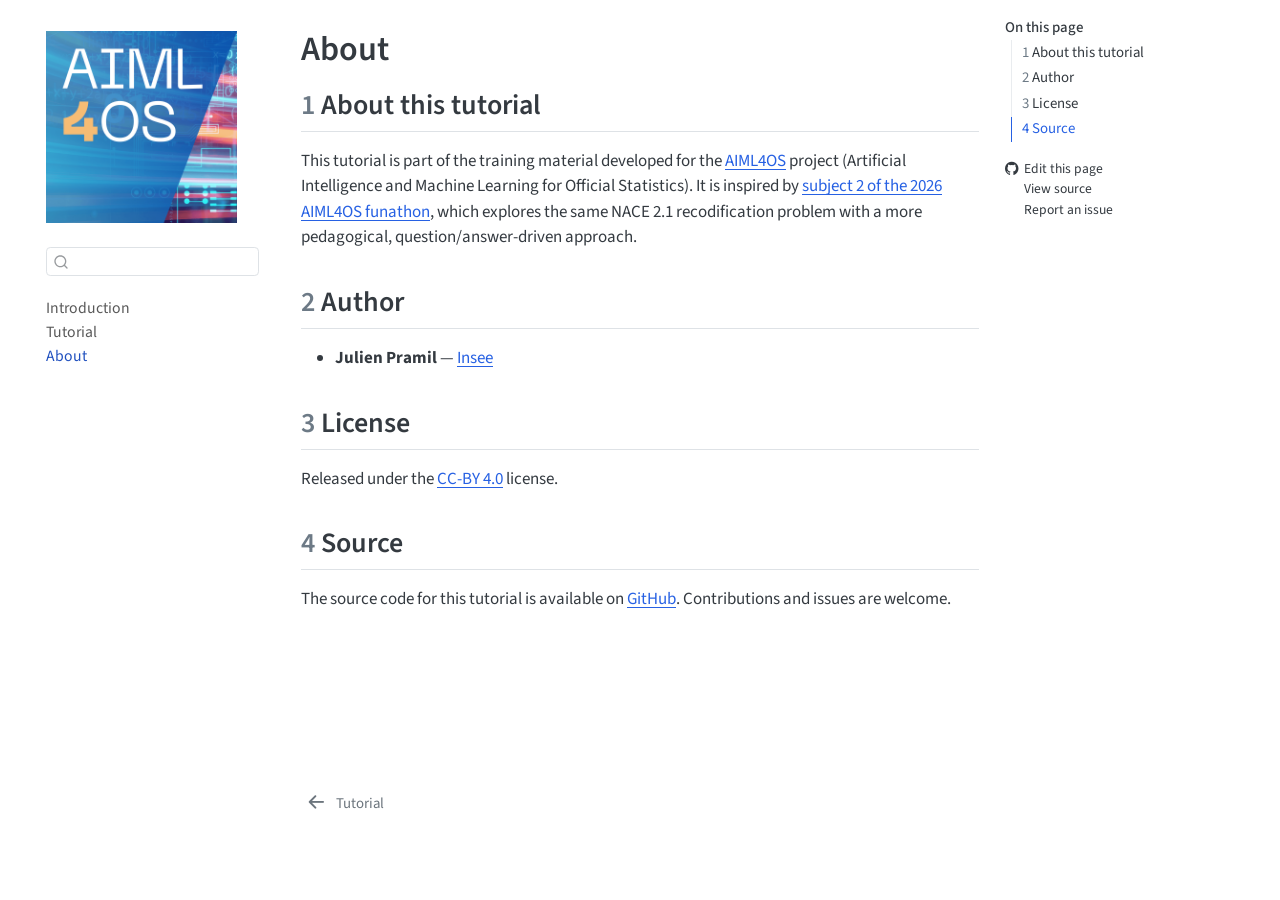
<file: about.html>
<!DOCTYPE html>
<html xmlns="http://www.w3.org/1999/xhtml" lang="en" xml:lang="en"><head>

<meta charset="utf-8">
<meta name="generator" content="quarto-1.10.18">

<meta name="viewport" content="width=device-width, initial-scale=1.0, user-scalable=yes">


<title>About – NACE recodification with RAG</title>
<style>
/* Default styles provided by pandoc.
** See https://pandoc.org/MANUAL.html#variables-for-html for config info.
*/
span.smallcaps{font-variant: small-caps;}
div.columns{display: flex; gap: 1.5em;}
div.column{flex: auto;}
@media screen {
div.columns{gap: min(4vw, 1.5em);}
div.column{overflow-x: auto;}
}
div.hanging-indent{margin-left: 1.5em; text-indent: -1.5em;}
ul.task-list{list-style: none;}
ul.task-list li input[type="checkbox"] {
  width: 0.8em;
  margin: 0 0.8em 0.2em -1em; /* quarto-specific, see https://github.com/quarto-dev/quarto-cli/issues/4556 */ 
  vertical-align: middle;
}
</style>


<script src="site_libs/quarto-nav/quarto-nav.js"></script>
<script src="site_libs/quarto-nav/headroom.min.js"></script>
<script src="site_libs/clipboard/clipboard.min.js"></script>
<script src="site_libs/quarto-search/autocomplete.umd.js"></script>
<script src="site_libs/quarto-search/fuse.min.js"></script>
<script src="site_libs/quarto-search/quarto-search.js"></script>
<meta name="quarto:offset" content="./">
<link href="./notebooks/nace-rag-tutorial.html" rel="prev">
<link href="./resources/profile/main3.png" rel="icon" type="image/png">
<script src="site_libs/quarto-html/quarto.js" type="module"></script>
<script src="site_libs/quarto-html/tabsets/tabsets.js" type="module"></script>
<script src="site_libs/quarto-html/popper.min.js"></script>
<script src="site_libs/quarto-html/tippy.umd.min.js"></script>
<script src="site_libs/quarto-html/anchor.min.js"></script>
<link href="site_libs/quarto-html/tippy.css" rel="stylesheet">
<link href="site_libs/quarto-html/quarto-syntax-highlighting-64a204ab8560d761af7679ceaba22944.css" rel="stylesheet" class="quarto-color-scheme" id="quarto-text-highlighting-styles">
<link href="site_libs/quarto-html/quarto-syntax-highlighting-dark-b85bc7c33db8c58e0ec93c3465666fed.css" rel="stylesheet" class="quarto-color-scheme quarto-color-alternate" id="quarto-text-highlighting-styles">
<link href="site_libs/quarto-html/quarto-syntax-highlighting-64a204ab8560d761af7679ceaba22944.css" rel="stylesheet" class="quarto-color-scheme-extra" id="quarto-text-highlighting-styles">
<script src="site_libs/bootstrap/bootstrap.min.js"></script>
<link href="site_libs/bootstrap/bootstrap-icons.css" rel="stylesheet">
<link href="site_libs/bootstrap/bootstrap-76ae0b28d3030392c2d37b96cb1de7dd.min.css" rel="stylesheet" append-hash="true" class="quarto-color-scheme" id="quarto-bootstrap" data-mode="light">
<link href="site_libs/bootstrap/bootstrap-dark-76ae0b28d3030392c2d37b96cb1de7dd.min.css" rel="stylesheet" append-hash="true" class="quarto-color-scheme quarto-color-alternate" id="quarto-bootstrap" data-mode="light">
<link href="site_libs/bootstrap/bootstrap-76ae0b28d3030392c2d37b96cb1de7dd.min.css" rel="stylesheet" append-hash="true" class="quarto-color-scheme-extra" id="quarto-bootstrap" data-mode="light">
<script id="quarto-search-options" type="application/json">{
  "location": "sidebar",
  "copy-button": false,
  "collapse-after": 3,
  "panel-placement": "start",
  "type": "textbox",
  "limit": 50,
  "keyboard-shortcut": [
    "f",
    "/",
    "s"
  ],
  "show-item-context": false,
  "language": {
    "search-no-results-text": "No results",
    "search-matching-documents-text": "matching documents",
    "search-copy-link-title": "Copy link to search",
    "search-hide-matches-text": "Hide additional matches",
    "search-more-match-text": "more match in this document",
    "search-more-matches-text": "more matches in this document",
    "search-clear-button-title": "Clear",
    "search-text-placeholder": "",
    "search-detached-cancel-button-title": "Cancel",
    "search-submit-button-title": "Submit",
    "search-label": "Search"
  }
}</script>


<link rel="stylesheet" href="styles.css">
</head>

<body class="nav-sidebar floating quarto-light">

<div id="quarto-search-results"></div>
  <header id="quarto-header" class="headroom fixed-top">
  <nav class="quarto-secondary-nav">
    <div class="container-fluid d-flex">
      <button type="button" class="quarto-btn-toggle btn" data-bs-toggle="collapse" role="button" data-bs-target=".quarto-sidebar-collapse-item" aria-controls="quarto-sidebar" aria-expanded="false" aria-label="Toggle sidebar navigation" onclick="if (window.quartoToggleHeadroom) { window.quartoToggleHeadroom(); }">
        <i class="bi bi-layout-text-sidebar-reverse"></i>
      </button>
        <nav class="quarto-page-breadcrumbs" aria-label="breadcrumb"><ol class="breadcrumb"><li class="breadcrumb-item"><a href="./about.html">About</a></li></ol></nav>
        <a class="flex-grow-1" role="navigation" data-bs-toggle="collapse" data-bs-target=".quarto-sidebar-collapse-item" aria-controls="quarto-sidebar" aria-expanded="false" aria-label="Toggle sidebar navigation" onclick="if (window.quartoToggleHeadroom) { window.quartoToggleHeadroom(); }">      
        </a>
      <button type="button" class="btn quarto-search-button" aria-label="Search" onclick="window.quartoOpenSearch();">
        <i class="bi bi-search"></i>
      </button>
    </div>
  </nav>
</header>
<!-- content -->
<div id="quarto-content" class="quarto-container page-columns page-rows-contents page-layout-article">
<!-- sidebar -->
  <nav id="quarto-sidebar" class="sidebar collapse collapse-horizontal quarto-sidebar-collapse-item sidebar-navigation floating overflow-auto">
    <div class="pt-lg-2 mt-2 text-left sidebar-header">
      <a href="./index.html" class="sidebar-logo-link">
      <img src="./resources/profile/main3.png" alt="" class="sidebar-logo light-content py-0 d-lg-inline d-none">
      <img src="./resources/profile/main3.png" alt="" class="sidebar-logo dark-content py-0 d-lg-inline d-none">
      </a>
      </div>
        <div class="mt-2 flex-shrink-0 align-items-center">
        <div class="sidebar-search">
        <div id="quarto-search" class="" title="Search"></div>
        </div>
        </div>
    <div class="sidebar-menu-container"> 
    <ul class="list-unstyled mt-1">
        <li class="sidebar-item">
  <div class="sidebar-item-container"> 
  <a href="./index.html" class="sidebar-item-text sidebar-link">
 <span class="menu-text">Introduction</span></a>
  </div>
</li>
        <li class="sidebar-item">
  <div class="sidebar-item-container"> 
  <a href="./notebooks/nace-rag-tutorial.html" class="sidebar-item-text sidebar-link">
 <span class="menu-text">Tutorial</span></a>
  </div>
</li>
        <li class="sidebar-item">
  <div class="sidebar-item-container"> 
  <a href="./about.html" class="sidebar-item-text sidebar-link active">
 <span class="menu-text">About</span></a>
  </div>
</li>
    </ul>
    </div>
</nav>
<div id="quarto-sidebar-glass" class="quarto-sidebar-collapse-item" data-bs-toggle="collapse" data-bs-target=".quarto-sidebar-collapse-item"></div>
<!-- margin-sidebar -->
    <div id="quarto-margin-sidebar" class="sidebar margin-sidebar">
        <nav id="TOC" role="doc-toc" class="toc-active">
    <h2 id="toc-title">On this page</h2>
   
  <ul>
  <li><a href="#about-this-tutorial" id="toc-about-this-tutorial" class="nav-link active" data-scroll-target="#about-this-tutorial"><span class="header-section-number">1</span> About this tutorial</a></li>
  <li><a href="#author" id="toc-author" class="nav-link" data-scroll-target="#author"><span class="header-section-number">2</span> Author</a></li>
  <li><a href="#license" id="toc-license" class="nav-link" data-scroll-target="#license"><span class="header-section-number">3</span> License</a></li>
  <li><a href="#source" id="toc-source" class="nav-link" data-scroll-target="#source"><span class="header-section-number">4</span> Source</a></li>
  </ul>
<div class="toc-actions"><ul><li><a href="https://github.com/AIML4OS/WP10-Cluster5-nace-revision/edit/main/about.qmd" class="toc-action"><i class="bi bi-github"></i>Edit this page</a></li><li><a href="https://github.com/AIML4OS/WP10-Cluster5-nace-revision/blob/main/about.qmd" class="toc-action"><i class="bi empty"></i>View source</a></li><li><a href="https://github.com/AIML4OS/WP10-Cluster5-nace-revision/issues/new" class="toc-action"><i class="bi empty"></i>Report an issue</a></li></ul></div></nav>
    </div>
<!-- main -->
<main class="content" id="quarto-document-content">

<header id="title-block-header" class="quarto-title-block default">
<div class="quarto-title">
<h1 class="title">About</h1>
</div>



<div class="quarto-title-meta">

    
  
    
  </div>
  


</header>


<section id="about-this-tutorial" class="level2" data-number="1">
<h2 data-number="1" class="anchored" data-anchor-id="about-this-tutorial"><span class="header-section-number">1</span> About this tutorial</h2>
<p>This tutorial is part of the training material developed for the <a href="https://github.com/AIML4OS">AIML4OS</a> project (Artificial Intelligence and Machine Learning for Official Statistics). It is inspired by <a href="https://aiml4os.github.io/funathon-project2/">subject 2 of the 2026 AIML4OS funathon</a>, which explores the same NACE 2.1 recodification problem with a more pedagogical, question/answer-driven approach.</p>
</section>
<section id="author" class="level2" data-number="2">
<h2 data-number="2" class="anchored" data-anchor-id="author"><span class="header-section-number">2</span> Author</h2>
<ul>
<li><strong>Julien Pramil</strong> — <a href="https://www.insee.fr/fr/accueil">Insee</a></li>
</ul>
</section>
<section id="license" class="level2" data-number="3">
<h2 data-number="3" class="anchored" data-anchor-id="license"><span class="header-section-number">3</span> License</h2>
<p>Released under the <a href="https://creativecommons.org/licenses/by/4.0/">CC-BY 4.0</a> license.</p>
</section>
<section id="source" class="level2" data-number="4">
<h2 data-number="4" class="anchored" data-anchor-id="source"><span class="header-section-number">4</span> Source</h2>
<p>The source code for this tutorial is available on <a href="https://github.com/AIML4OS/WP10-Cluster5-nace-revision">GitHub</a>. Contributions and issues are welcome.</p>


</section>

</main> <!-- /main -->
<script id="quarto-html-after-body" type="application/javascript">
  window.document.addEventListener("DOMContentLoaded", function (event) {
    const icon = "";
    const anchorJS = new window.AnchorJS();
    anchorJS.options = {
      placement: 'right',
      icon: icon
    };
    anchorJS.add('.anchored');
    const isCodeAnnotation = (el) => {
      for (const clz of el.classList) {
        if (clz.startsWith('code-annotation-')) {                     
          return true;
        }
      }
      return false;
    }
    const onCopySuccess = function(e) {
      // button target
      const button = e.trigger;
      // don't keep focus
      button.blur();
      // flash "checked"
      button.classList.add('code-copy-button-checked');
      var currentTitle = button.getAttribute("title");
      button.setAttribute("title", "Copied!");
      let tooltip;
      if (window.bootstrap) {
        button.setAttribute("data-bs-toggle", "tooltip");
        button.setAttribute("data-bs-placement", "left");
        button.setAttribute("data-bs-title", "Copied!");
        tooltip = new bootstrap.Tooltip(button, 
          { trigger: "manual", 
            customClass: "code-copy-button-tooltip",
            offset: [0, -8]});
        tooltip.show();    
      }
      setTimeout(function() {
        if (tooltip) {
          tooltip.hide();
          button.removeAttribute("data-bs-title");
          button.removeAttribute("data-bs-toggle");
          button.removeAttribute("data-bs-placement");
        }
        button.setAttribute("title", currentTitle);
        button.classList.remove('code-copy-button-checked');
      }, 1000);
      // clear code selection
      e.clearSelection();
    }
    const getTextToCopy = function(trigger) {
      const outerScaffold = trigger.parentElement.cloneNode(true);
      const codeEl = outerScaffold.querySelector('code');
      for (const childEl of codeEl.children) {
        if (isCodeAnnotation(childEl)) {
          childEl.remove();
        }
      }
      return codeEl.innerText;
    }
    const clipboard = new window.ClipboardJS('.code-copy-button:not([data-in-quarto-modal])', {
      text: getTextToCopy
    });
    clipboard.on('success', onCopySuccess);
    if (window.document.getElementById('quarto-embedded-source-code-modal')) {
      const clipboardModal = new window.ClipboardJS('.code-copy-button[data-in-quarto-modal]', {
        text: getTextToCopy,
        container: window.document.getElementById('quarto-embedded-source-code-modal')
      });
      clipboardModal.on('success', onCopySuccess);
    }
      var localhostRegex = new RegExp(/^(?:http|https):\/\/localhost\:?[0-9]*\//);
      var mailtoRegex = new RegExp(/^mailto:/);
        var filterRegex = new RegExp("https:\/\/aiml4os\.github\.io\/WP10-Cluster5-nace-revision");
      var isInternal = (href) => {
          return filterRegex.test(href) || localhostRegex.test(href) || mailtoRegex.test(href);
      }
      // Inspect non-navigation links and adorn them if external
     var links = window.document.querySelectorAll('a[href]:not(.nav-link):not(.navbar-brand):not(.toc-action):not(.sidebar-link):not(.sidebar-item-toggle):not(.pagination-link):not(.no-external):not([aria-hidden]):not(.dropdown-item):not(.quarto-navigation-tool):not(.about-link)');
      for (var i=0; i<links.length; i++) {
        const link = links[i];
        if (!isInternal(link.href)) {
          // undo the damage that might have been done by quarto-nav.js in the case of
          // links that we want to consider external
          if (link.dataset.originalHref !== undefined) {
            link.href = link.dataset.originalHref;
          }
        }
      }
    function tippyHover(el, contentFn, onTriggerFn, onUntriggerFn) {
      const config = {
        allowHTML: true,
        maxWidth: 500,
        delay: 100,
        arrow: false,
        appendTo: function(el) {
            return el.parentElement;
        },
        interactive: true,
        interactiveBorder: 10,
        theme: 'quarto',
        placement: 'bottom-start',
      };
      if (contentFn) {
        config.content = contentFn;
      }
      if (onTriggerFn) {
        config.onTrigger = onTriggerFn;
      }
      if (onUntriggerFn) {
        config.onUntrigger = onUntriggerFn;
      }
      window.tippy(el, config); 
    }
    const noterefs = window.document.querySelectorAll('a[role="doc-noteref"]');
    for (var i=0; i<noterefs.length; i++) {
      const ref = noterefs[i];
      tippyHover(ref, function() {
        // use id or data attribute instead here
        let href = ref.getAttribute('data-footnote-href') || ref.getAttribute('href');
        try { href = new URL(href).hash; } catch {}
        const id = href.replace(/^#\/?/, "");
        const note = window.document.getElementById(id);
        if (note) {
          return note.innerHTML;
        } else {
          return "";
        }
      });
    }
    const xrefs = window.document.querySelectorAll('a.quarto-xref');
    const processXRef = (id, note) => {
      // Strip column container classes
      const stripColumnClz = (el) => {
        el.classList.remove("page-full", "page-columns");
        if (el.children) {
          for (const child of el.children) {
            stripColumnClz(child);
          }
        }
      }
      stripColumnClz(note)
      if (id === null || id.startsWith('sec-')) {
        // Special case sections, only their first couple elements
        const container = document.createElement("div");
        if (note.children && note.children.length > 2) {
          container.appendChild(note.children[0].cloneNode(true));
          for (let i = 1; i < note.children.length; i++) {
            const child = note.children[i];
            if (child.tagName === "P" && child.innerText === "") {
              continue;
            } else {
              container.appendChild(child.cloneNode(true));
              break;
            }
          }
          if (window.Quarto?.typesetMath) {
            window.Quarto.typesetMath(container);
          }
          return container.innerHTML
        } else {
          if (window.Quarto?.typesetMath) {
            window.Quarto.typesetMath(note);
          }
          return note.innerHTML;
        }
      } else {
        // Remove any anchor links if they are present
        const anchorLink = note.querySelector('a.anchorjs-link');
        if (anchorLink) {
          anchorLink.remove();
        }
        if (window.Quarto?.typesetMath) {
          window.Quarto.typesetMath(note);
        }
        if (note.classList.contains("callout")) {
          return note.outerHTML;
        } else {
          return note.innerHTML;
        }
      }
    }
    for (var i=0; i<xrefs.length; i++) {
      const xref = xrefs[i];
      tippyHover(xref, undefined, function(instance) {
        instance.disable();
        let url = xref.getAttribute('href');
        let hash = undefined; 
        if (url.startsWith('#')) {
          hash = url;
        } else {
          try { hash = new URL(url).hash; } catch {}
        }
        if (hash) {
          const id = hash.replace(/^#\/?/, "");
          const note = window.document.getElementById(id);
          if (note !== null) {
            try {
              const html = processXRef(id, note.cloneNode(true));
              instance.setContent(html);
            } finally {
              instance.enable();
              instance.show();
            }
          } else {
            // See if we can fetch this
            fetch(url.split('#')[0])
            .then(res => res.text())
            .then(html => {
              const parser = new DOMParser();
              const htmlDoc = parser.parseFromString(html, "text/html");
              const note = htmlDoc.getElementById(id);
              if (note !== null) {
                const html = processXRef(id, note);
                instance.setContent(html);
              } 
            }).finally(() => {
              instance.enable();
              instance.show();
            });
          }
        } else {
          // See if we can fetch a full url (with no hash to target)
          // This is a special case and we should probably do some content thinning / targeting
          fetch(url)
          .then(res => res.text())
          .then(html => {
            const parser = new DOMParser();
            const htmlDoc = parser.parseFromString(html, "text/html");
            const note = htmlDoc.querySelector('main.content');
            if (note !== null) {
              // This should only happen for chapter cross references
              // (since there is no id in the URL)
              // remove the first header
              if (note.children.length > 0 && note.children[0].tagName === "HEADER") {
                note.children[0].remove();
              }
              const html = processXRef(null, note);
              instance.setContent(html);
            } 
          }).finally(() => {
            instance.enable();
            instance.show();
          });
        }
      }, function(instance) {
      });
    }
        let selectedAnnoteEl;
        const selectorForAnnotation = ( cell, annotation) => {
          let cellAttr = 'data-code-cell="' + cell + '"';
          let lineAttr = 'data-code-annotation="' +  annotation + '"';
          const selector = 'span[' + cellAttr + '][' + lineAttr + ']';
          return selector;
        }
        const selectCodeLines = (annoteEl) => {
          const doc = window.document;
          const targetCell = annoteEl.getAttribute("data-target-cell");
          const targetAnnotation = annoteEl.getAttribute("data-target-annotation");
          const annoteSpan = window.document.querySelector(selectorForAnnotation(targetCell, targetAnnotation));
          const lines = annoteSpan.getAttribute("data-code-lines").split(",");
          const lineIds = lines.map((line) => {
            return targetCell + "-" + line;
          })
          let top = null;
          let height = null;
          let parent = null;
          if (lineIds.length > 0) {
              //compute the position of the single el (top and bottom and make a div)
              const el = window.document.getElementById(lineIds[0]);
              top = el.offsetTop;
              height = el.offsetHeight;
              parent = el.parentElement.parentElement;
            if (lineIds.length > 1) {
              const lastEl = window.document.getElementById(lineIds[lineIds.length - 1]);
              const bottom = lastEl.offsetTop + lastEl.offsetHeight;
              height = bottom - top;
            }
            if (top !== null && height !== null && parent !== null) {
              // cook up a div (if necessary) and position it 
              let div = window.document.getElementById("code-annotation-line-highlight");
              if (div === null) {
                div = window.document.createElement("div");
                div.setAttribute("id", "code-annotation-line-highlight");
                div.style.position = 'absolute';
                parent.appendChild(div);
              }
              div.style.top = top - 2 + "px";
              div.style.height = height + 4 + "px";
              div.style.left = 0;
              let gutterDiv = window.document.getElementById("code-annotation-line-highlight-gutter");
              if (gutterDiv === null) {
                gutterDiv = window.document.createElement("div");
                gutterDiv.setAttribute("id", "code-annotation-line-highlight-gutter");
                gutterDiv.style.position = 'absolute';
                const codeCell = window.document.getElementById(targetCell);
                const gutter = codeCell.querySelector('.code-annotation-gutter');
                gutter.appendChild(gutterDiv);
              }
              gutterDiv.style.top = top - 2 + "px";
              gutterDiv.style.height = height + 4 + "px";
            }
            selectedAnnoteEl = annoteEl;
          }
        };
        const unselectCodeLines = () => {
          const elementsIds = ["code-annotation-line-highlight", "code-annotation-line-highlight-gutter"];
          elementsIds.forEach((elId) => {
            const div = window.document.getElementById(elId);
            if (div) {
              div.remove();
            }
          });
          selectedAnnoteEl = undefined;
        };
          // Handle positioning of the toggle
      window.addEventListener(
        "resize",
        throttle(() => {
          elRect = undefined;
          if (selectedAnnoteEl) {
            selectCodeLines(selectedAnnoteEl);
          }
        }, 10)
      );
      function throttle(fn, ms) {
      let throttle = false;
      let timer;
        return (...args) => {
          if(!throttle) { // first call gets through
              fn.apply(this, args);
              throttle = true;
          } else { // all the others get throttled
              if(timer) clearTimeout(timer); // cancel #2
              timer = setTimeout(() => {
                fn.apply(this, args);
                timer = throttle = false;
              }, ms);
          }
        };
      }
        // Attach click handler to the DT
        const annoteDls = window.document.querySelectorAll('dt[data-target-cell]');
        for (const annoteDlNode of annoteDls) {
          annoteDlNode.addEventListener('click', (event) => {
            const clickedEl = event.target;
            if (clickedEl !== selectedAnnoteEl) {
              unselectCodeLines();
              const activeEl = window.document.querySelector('dt[data-target-cell].code-annotation-active');
              if (activeEl) {
                activeEl.classList.remove('code-annotation-active');
              }
              selectCodeLines(clickedEl);
              clickedEl.classList.add('code-annotation-active');
            } else {
              // Unselect the line
              unselectCodeLines();
              clickedEl.classList.remove('code-annotation-active');
            }
          });
        }
    const findCites = (el) => {
      const parentEl = el.parentElement;
      if (parentEl) {
        const cites = parentEl.dataset.cites;
        if (cites) {
          return {
            el,
            cites: cites.split(' ')
          };
        } else {
          return findCites(el.parentElement)
        }
      } else {
        return undefined;
      }
    };
    var bibliorefs = window.document.querySelectorAll('a[role="doc-biblioref"]');
    for (var i=0; i<bibliorefs.length; i++) {
      const ref = bibliorefs[i];
      const citeInfo = findCites(ref);
      if (citeInfo) {
        tippyHover(citeInfo.el, function() {
          var popup = window.document.createElement('div');
          citeInfo.cites.forEach(function(cite) {
            var citeDiv = window.document.createElement('div');
            citeDiv.classList.add('hanging-indent');
            citeDiv.classList.add('csl-entry');
            var biblioDiv = window.document.getElementById('ref-' + cite);
            if (biblioDiv) {
              citeDiv.innerHTML = biblioDiv.innerHTML;
            }
            popup.appendChild(citeDiv);
          });
          return popup.innerHTML;
        });
      }
    }
  });
  </script>
<nav class="page-navigation">
  <div class="nav-page nav-page-previous">
      <a href="./notebooks/nace-rag-tutorial.html" class="pagination-link" aria-label="Tutorial">
        <i class="bi bi-arrow-left-short"></i> <span class="nav-page-text">Tutorial</span>
      </a>          
  </div>
  <div class="nav-page nav-page-next">
  </div>
</nav>
</div> <!-- /content -->




<footer class="footer"><div class="nav-footer"><div class="nav-footer-center"><div class="toc-actions d-sm-block d-md-none"><ul><li><a href="https://github.com/AIML4OS/WP10-Cluster5-nace-revision/edit/main/about.qmd" class="toc-action"><i class="bi bi-github"></i>Edit this page</a></li><li><a href="https://github.com/AIML4OS/WP10-Cluster5-nace-revision/blob/main/about.qmd" class="toc-action"><i class="bi empty"></i>View source</a></li><li><a href="https://github.com/AIML4OS/WP10-Cluster5-nace-revision/issues/new" class="toc-action"><i class="bi empty"></i>Report an issue</a></li></ul></div></div></div></footer></body></html>
</file>
<file: site_libs/quarto-html/tippy.css>
.tippy-box[data-animation=fade][data-state=hidden]{opacity:0}[data-tippy-root]{max-width:calc(100vw - 10px)}.tippy-box{position:relative;background-color:#333;color:#fff;border-radius:4px;font-size:14px;line-height:1.4;white-space:normal;outline:0;transition-property:transform,visibility,opacity}.tippy-box[data-placement^=top]>.tippy-arrow{bottom:0}.tippy-box[data-placement^=top]>.tippy-arrow:before{bottom:-7px;left:0;border-width:8px 8px 0;border-top-color:initial;transform-origin:center top}.tippy-box[data-placement^=bottom]>.tippy-arrow{top:0}.tippy-box[data-placement^=bottom]>.tippy-arrow:before{top:-7px;left:0;border-width:0 8px 8px;border-bottom-color:initial;transform-origin:center bottom}.tippy-box[data-placement^=left]>.tippy-arrow{right:0}.tippy-box[data-placement^=left]>.tippy-arrow:before{border-width:8px 0 8px 8px;border-left-color:initial;right:-7px;transform-origin:center left}.tippy-box[data-placement^=right]>.tippy-arrow{left:0}.tippy-box[data-placement^=right]>.tippy-arrow:before{left:-7px;border-width:8px 8px 8px 0;border-right-color:initial;transform-origin:center right}.tippy-box[data-inertia][data-state=visible]{transition-timing-function:cubic-bezier(.54,1.5,.38,1.11)}.tippy-arrow{width:16px;height:16px;color:#333}.tippy-arrow:before{content:"";position:absolute;border-color:transparent;border-style:solid}.tippy-content{position:relative;padding:5px 9px;z-index:1}
</file>
<file: site_libs/quarto-html/quarto-syntax-highlighting-64a204ab8560d761af7679ceaba22944.css>
/* quarto syntax highlight colors */
:root {
  --quarto-hl-ot-color: #003B4F;
  --quarto-hl-at-color: #657422;
  --quarto-hl-ss-color: #20794D;
  --quarto-hl-an-color: #5E5E5E;
  --quarto-hl-fu-color: #4758AB;
  --quarto-hl-st-color: #20794D;
  --quarto-hl-cf-color: #003B4F;
  --quarto-hl-op-color: #5E5E5E;
  --quarto-hl-er-color: #AD0000;
  --quarto-hl-bn-color: #AD0000;
  --quarto-hl-al-color: #AD0000;
  --quarto-hl-va-color: #111111;
  --quarto-hl-bu-color: inherit;
  --quarto-hl-ex-color: inherit;
  --quarto-hl-pp-color: #AD0000;
  --quarto-hl-in-color: #5E5E5E;
  --quarto-hl-vs-color: #20794D;
  --quarto-hl-wa-color: #5E5E5E;
  --quarto-hl-do-color: #5E5E5E;
  --quarto-hl-im-color: #00769E;
  --quarto-hl-ch-color: #20794D;
  --quarto-hl-dt-color: #AD0000;
  --quarto-hl-fl-color: #AD0000;
  --quarto-hl-co-color: #5E5E5E;
  --quarto-hl-cv-color: #5E5E5E;
  --quarto-hl-cn-color: #8f5902;
  --quarto-hl-sc-color: #5E5E5E;
  --quarto-hl-dv-color: #AD0000;
  --quarto-hl-kw-color: #003B4F;
}

/* other quarto variables */
:root {
  --quarto-font-monospace: SFMono-Regular, Menlo, Monaco, Consolas, "Liberation Mono", "Courier New", monospace;
}

/* syntax highlight based on Pandoc's rules */
pre > code.sourceCode > span {
  color: #003B4F;
}

code.sourceCode > span {
  color: #003B4F;
}

div.sourceCode,
div.sourceCode pre.sourceCode {
  color: #003B4F;
}

/* Normal */
code span {
  color: #003B4F;
}

/* Alert */
code span.al {
  color: #AD0000;
  font-style: inherit;
}

/* Annotation */
code span.an {
  color: #5E5E5E;
  font-style: inherit;
}

/* Attribute */
code span.at {
  color: #657422;
  font-style: inherit;
}

/* BaseN */
code span.bn {
  color: #AD0000;
  font-style: inherit;
}

/* BuiltIn */
code span.bu {
  font-style: inherit;
}

/* ControlFlow */
code span.cf {
  color: #003B4F;
  font-weight: bold;
  font-style: inherit;
}

/* Char */
code span.ch {
  color: #20794D;
  font-style: inherit;
}

/* Constant */
code span.cn {
  color: #8f5902;
  font-style: inherit;
}

/* Comment */
code span.co {
  color: #5E5E5E;
  font-style: inherit;
}

/* CommentVar */
code span.cv {
  color: #5E5E5E;
  font-style: italic;
}

/* Documentation */
code span.do {
  color: #5E5E5E;
  font-style: italic;
}

/* DataType */
code span.dt {
  color: #AD0000;
  font-style: inherit;
}

/* DecVal */
code span.dv {
  color: #AD0000;
  font-style: inherit;
}

/* Error */
code span.er {
  color: #AD0000;
  font-style: inherit;
}

/* Extension */
code span.ex {
  font-style: inherit;
}

/* Float */
code span.fl {
  color: #AD0000;
  font-style: inherit;
}

/* Function */
code span.fu {
  color: #4758AB;
  font-style: inherit;
}

/* Import */
code span.im {
  color: #00769E;
  font-style: inherit;
}

/* Information */
code span.in {
  color: #5E5E5E;
  font-style: inherit;
}

/* Keyword */
code span.kw {
  color: #003B4F;
  font-weight: bold;
  font-style: inherit;
}

/* Operator */
code span.op {
  color: #5E5E5E;
  font-style: inherit;
}

/* Other */
code span.ot {
  color: #003B4F;
  font-style: inherit;
}

/* Preprocessor */
code span.pp {
  color: #AD0000;
  font-style: inherit;
}

/* SpecialChar */
code span.sc {
  color: #5E5E5E;
  font-style: inherit;
}

/* SpecialString */
code span.ss {
  color: #20794D;
  font-style: inherit;
}

/* String */
code span.st {
  color: #20794D;
  font-style: inherit;
}

/* Variable */
code span.va {
  color: #111111;
  font-style: inherit;
}

/* VerbatimString */
code span.vs {
  color: #20794D;
  font-style: inherit;
}

/* Warning */
code span.wa {
  color: #5E5E5E;
  font-style: italic;
}

.prevent-inlining {
  content: "</";
}

/*# sourceMappingURL=9d8d5bb603a83b8298b89080a598c93b.css.map */
</file>
<file: site_libs/quarto-html/quarto-syntax-highlighting-dark-b85bc7c33db8c58e0ec93c3465666fed.css>
/* quarto syntax highlight colors */
:root {
  --quarto-hl-al-color: #f07178;
  --quarto-hl-an-color: #d4d0ab;
  --quarto-hl-at-color: #00e0e0;
  --quarto-hl-bn-color: #d4d0ab;
  --quarto-hl-bu-color: #abe338;
  --quarto-hl-ch-color: #abe338;
  --quarto-hl-co-color: #f8f8f2;
  --quarto-hl-cv-color: #ffd700;
  --quarto-hl-cn-color: #ffd700;
  --quarto-hl-cf-color: #ffa07a;
  --quarto-hl-dt-color: #ffa07a;
  --quarto-hl-dv-color: #d4d0ab;
  --quarto-hl-do-color: #f8f8f2;
  --quarto-hl-er-color: #f07178;
  --quarto-hl-ex-color: #00e0e0;
  --quarto-hl-fl-color: #d4d0ab;
  --quarto-hl-fu-color: #ffa07a;
  --quarto-hl-im-color: #abe338;
  --quarto-hl-in-color: #d4d0ab;
  --quarto-hl-kw-color: #ffa07a;
  --quarto-hl-op-color: #ffa07a;
  --quarto-hl-ot-color: #00e0e0;
  --quarto-hl-pp-color: #dcc6e0;
  --quarto-hl-re-color: #00e0e0;
  --quarto-hl-sc-color: #abe338;
  --quarto-hl-ss-color: #abe338;
  --quarto-hl-st-color: #abe338;
  --quarto-hl-va-color: #00e0e0;
  --quarto-hl-vs-color: #abe338;
  --quarto-hl-wa-color: #dcc6e0;
}

/* other quarto variables */
:root {
  --quarto-font-monospace: SFMono-Regular, Menlo, Monaco, Consolas, "Liberation Mono", "Courier New", monospace;
}

/* syntax highlight based on Pandoc's rules */
pre > code.sourceCode > span {
  color: #f8f8f2;
}

code.sourceCode > span {
  color: #f8f8f2;
}

div.sourceCode,
div.sourceCode pre.sourceCode {
  color: #f8f8f2;
}

/* Normal */
code span {
  color: #f8f8f2;
}

/* Alert */
code span.al {
  color: #f07178;
}

/* Annotation */
code span.an {
  color: #d4d0ab;
}

/* Attribute */
code span.at {
  color: #00e0e0;
}

/* BaseN */
code span.bn {
  color: #d4d0ab;
}

/* BuiltIn */
code span.bu {
  color: #abe338;
}

/* ControlFlow */
code span.cf {
  font-weight: bold;
  color: #ffa07a;
}

/* Char */
code span.ch {
  color: #abe338;
}

/* Constant */
code span.cn {
  color: #ffd700;
}

/* Comment */
code span.co {
  font-style: italic;
  color: #f8f8f2;
}

/* CommentVar */
code span.cv {
  color: #ffd700;
}

/* Documentation */
code span.do {
  color: #f8f8f2;
}

/* DataType */
code span.dt {
  color: #ffa07a;
}

/* DecVal */
code span.dv {
  color: #d4d0ab;
}

/* Error */
code span.er {
  color: #f07178;
  text-decoration: underline;
}

/* Extension */
code span.ex {
  font-weight: bold;
  color: #00e0e0;
}

/* Float */
code span.fl {
  color: #d4d0ab;
}

/* Function */
code span.fu {
  color: #ffa07a;
}

/* Import */
code span.im {
  color: #abe338;
}

/* Information */
code span.in {
  color: #d4d0ab;
}

/* Keyword */
code span.kw {
  font-weight: bold;
  color: #ffa07a;
}

/* Operator */
code span.op {
  color: #ffa07a;
}

/* Other */
code span.ot {
  color: #00e0e0;
}

/* Preprocessor */
code span.pp {
  color: #dcc6e0;
}

/* RegionMarker */
code span.re {
  background-color: #f8f8f2;
  color: #00e0e0;
}

/* SpecialChar */
code span.sc {
  color: #abe338;
}

/* SpecialString */
code span.ss {
  color: #abe338;
}

/* String */
code span.st {
  color: #abe338;
}

/* Variable */
code span.va {
  color: #00e0e0;
}

/* VerbatimString */
code span.vs {
  color: #abe338;
}

/* Warning */
code span.wa {
  color: #dcc6e0;
}

.prevent-inlining {
  content: "</";
}

/*# sourceMappingURL=4ed8f1090dec6531da29ab00902aa718.css.map */
</file>
<file: styles.css>
/* css styles */
</file>
